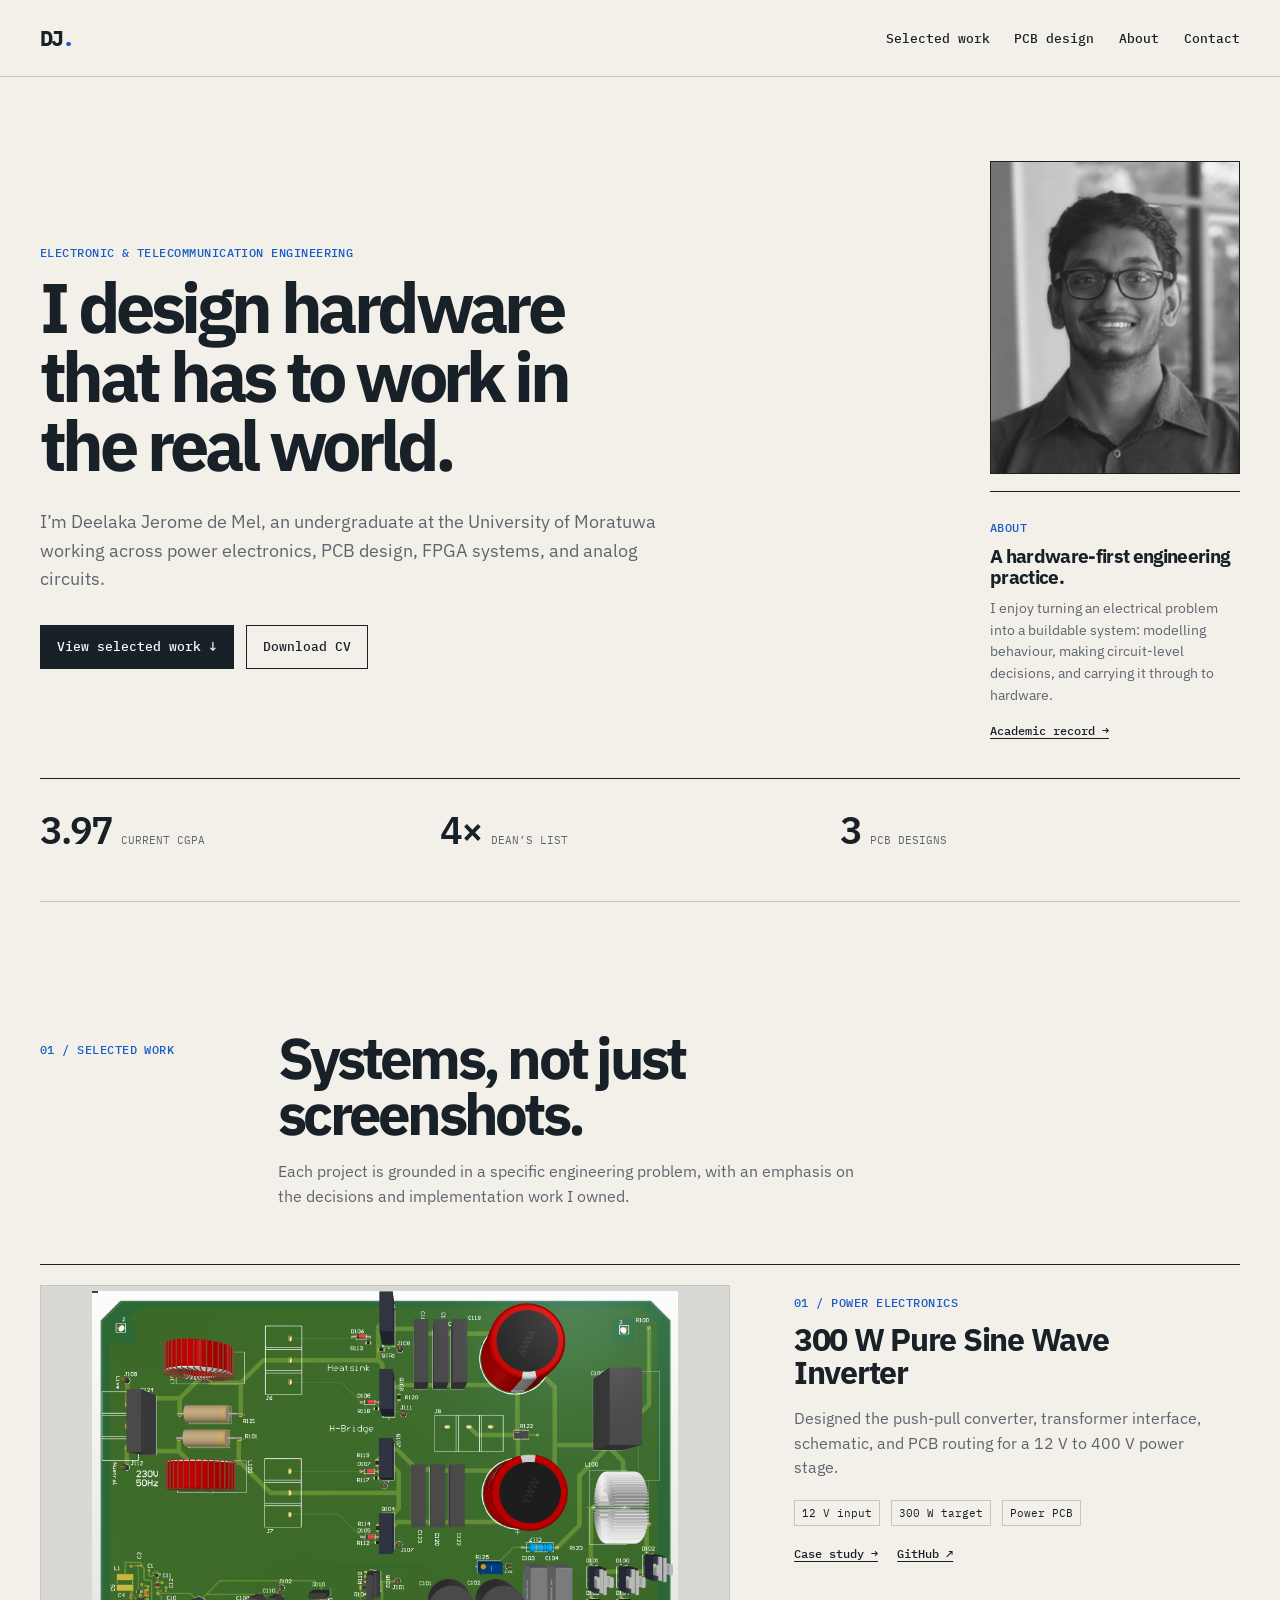
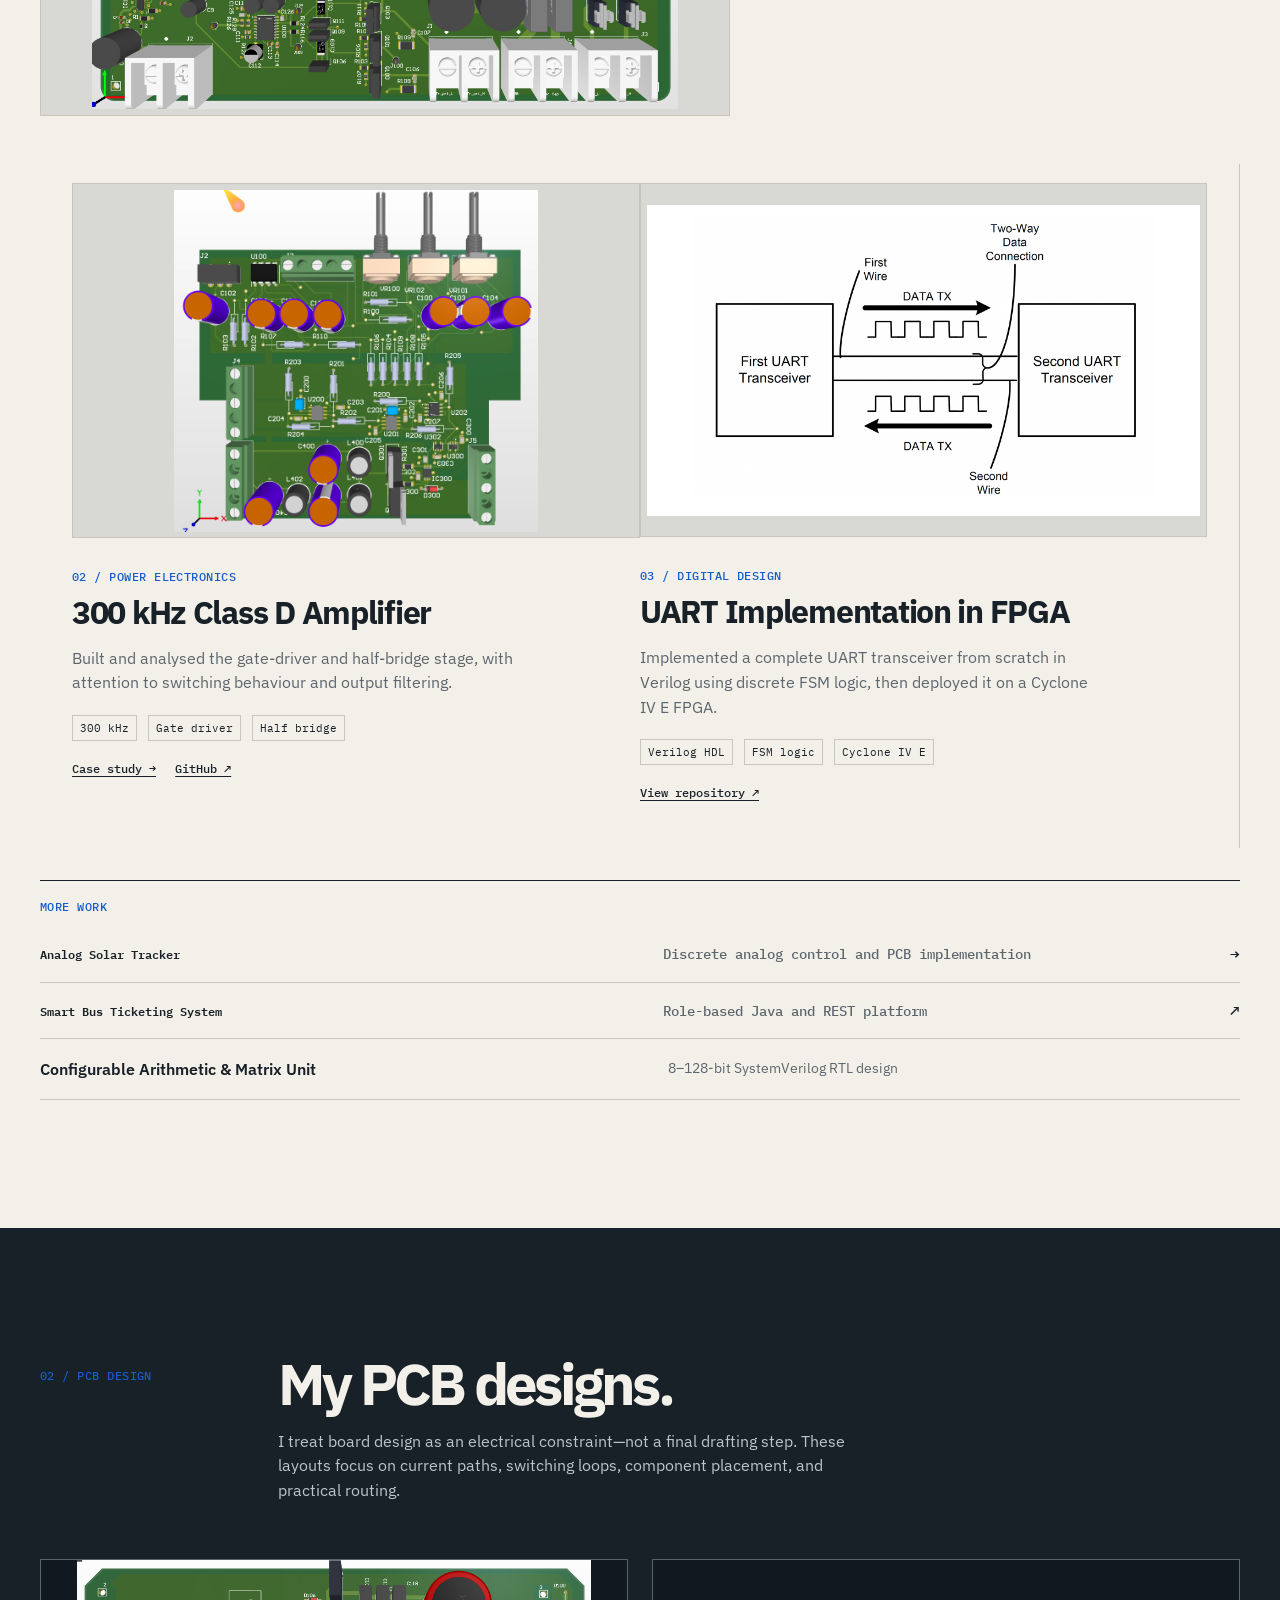
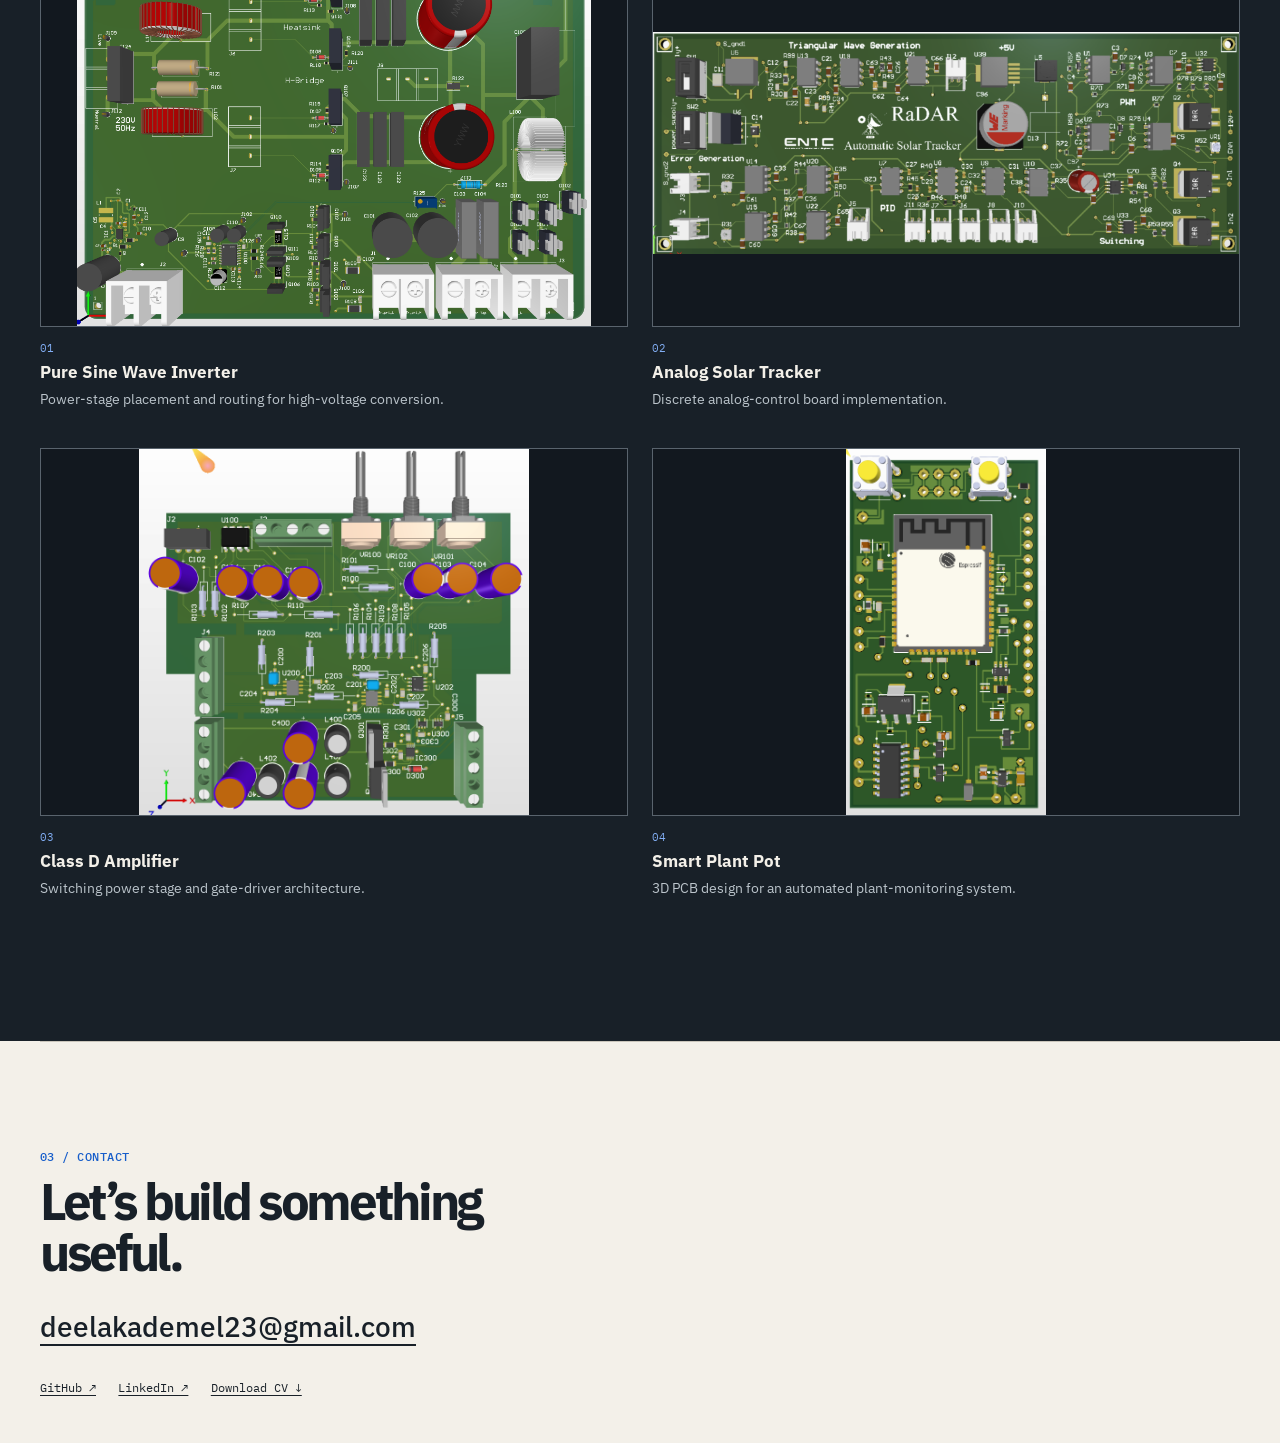
<file: index.html>
<!DOCTYPE html>
<html lang="en">

<head>
  <meta charset="UTF-8">
  <meta name="viewport" content="width=device-width, initial-scale=1.0">

  <title>Deelaka Jerome de Mel — Engineering Portfolio</title>

  <meta
    name="description"
    content="Portfolio of Deelaka Jerome de Mel, an Electronic and Telecommunication Engineering undergraduate building power-electronics, PCB, embedded, and digital-design systems."
  >

  <meta property="og:title" content="Deelaka Jerome de Mel — Engineering Portfolio">
  <meta
    property="og:description"
    content="Power electronics, PCB design, FPGA, and embedded systems projects."
  >
  <meta
    property="og:image"
    content="https://deelaka-de-mel.github.io/assets/images/headshot.png"
  >
  <meta property="og:type" content="website">

  <link rel="icon" type="image/x-icon" href="favicon.ico">

  <link rel="preconnect" href="https://fonts.googleapis.com">
  <link rel="preconnect" href="https://fonts.gstatic.com" crossorigin>

  <link
    href="https://fonts.googleapis.com/css2?family=IBM+Plex+Mono:wght@400;500&family=IBM+Plex+Sans:wght@400;500;600;700&display=swap"
    rel="stylesheet"
  >

  <link rel="stylesheet" href="css/style.css">
</head>

<body>

  <header class="site-header">
    <nav aria-label="Main navigation">
      <a class="wordmark" href="#top">
        DJ<span>.</span>
      </a>

      <div class="nav-links">
        <a href="#work">Selected work</a>
        <a href="#pcb">PCB design</a>
        <a href="#about">About</a>
        <a href="#contact">Contact</a>
      </div>
    </nav>
  </header>


  <main id="top">

    <section class="hero" aria-labelledby="hero-title">

      <div class="hero-copy">
        <p class="eyebrow">
          Electronic &amp; Telecommunication Engineering
        </p>

        <h1 id="hero-title">
          I design hardware that has to work in the real world.
        </h1>

        <p class="hero-intro">
          I’m Deelaka Jerome de Mel, an undergraduate at the University of Moratuwa
          working across power electronics, PCB design, FPGA systems, and analog circuits.
        </p>

        <div class="hero-actions">
          <a class="button button-primary" href="#work">
            View selected work
            <span aria-hidden="true">↓</span>
          </a>

          <a
            class="button button-secondary"
            href="assets/cv/deelaka-cv.pdf"
            download="Deelaka-Jerome-de-Mel-CV.pdf"
          >
            Download CV
          </a>
        </div>
      </div>


      <aside id="about" class="hero-about" aria-labelledby="about-title">

        <img
          src="assets/images/headshot.png"
          alt="Portrait of Deelaka Jerome de Mel"
        >

        <div>
          <p class="eyebrow">About</p>

          <h2 id="about-title">
            A hardware-first engineering practice.
          </h2>

          <p>
            I enjoy turning an electrical problem into a buildable system:
            modelling behaviour, making circuit-level decisions, and carrying
            it through to hardware.
          </p>

          <a href="academics.html">
            Academic record →
          </a>
        </div>

      </aside>


      <dl class="proof-points" aria-label="Highlights">

        <div>
          <dt>3.97</dt>
          <dd>Current CGPA</dd>
        </div>

        <div>
          <dt>4×</dt>
          <dd>Dean’s List</dd>
        </div>

        <div>
          <dt>3</dt>
          <dd>PCB designs</dd>

      </dl>

    </section>


    <section id="work" class="section-work" aria-labelledby="work-title">

      <div class="section-heading">
        <p class="eyebrow">01 / Selected work</p>

        <h2 id="work-title">
          Systems, not just screenshots.
        </h2>

        <p>
          Each project is grounded in a specific engineering problem,
          with an emphasis on the decisions and implementation work I owned.
        </p>
      </div>


      <div class="case-studies">

        <article class="case-study case-study-featured">

          <a
            class="case-image"
            href="projects/pure-sine-wave-inverter.html"
            aria-label="Read the Pure Sine Wave Inverter case study"
          >
            <img
              src="assets/images/sine wave inverter/pcb.png"
              alt="PCB layout for the pure sine wave inverter"
            >
          </a>

          <div class="case-copy">

            <p class="project-number">
              01 / Power electronics
            </p>

            <h3>
              300 W Pure Sine Wave Inverter
            </h3>

            <p>
              Designed the push-pull converter, transformer interface,
              schematic, and PCB routing for a 12 V to 400 V power stage.
            </p>

            <ul class="facts">
              <li>12 V input</li>
              <li>300 W target</li>
              <li>Power PCB</li>
            </ul>

            <div class="case-links">
              <a href="projects/pure-sine-wave-inverter.html">
                Case study →
              </a>

              <a
                href="https://github.com/deelaka-de-mel"
                target="_blank"
                rel="noopener noreferrer"
              >
                GitHub ↗
              </a>
            </div>

          </div>
        </article>


        <article class="case-study">

          <a
            class="case-image"
            href="projects/class-d-amplifier.html"
            aria-label="Read the Class D Amplifier case study"
          >
            <img
              src="assets/images/class  D amp/PCB_3D.png"
              alt="Class D amplifier power stage and gate driver circuit"
            >
          </a>

          <div class="case-copy">

            <p class="project-number">
              02 / Power electronics
            </p>

            <h3>
              300 kHz Class D Amplifier
            </h3>

            <p>
              Built and analysed the gate-driver and half-bridge stage,
              with attention to switching behaviour and output filtering.
            </p>

            <ul class="facts">
              <li>300 kHz</li>
              <li>Gate driver</li>
              <li>Half bridge</li>
            </ul>

            <div class="case-links">
              <a href="projects/class-d-amplifier.html">
                Case study →
              </a>

              <a
                href="https://github.com/deelaka-de-mel/class-d-audio-amplifier"
                target="_blank"
                rel="noopener noreferrer"
              >
                GitHub ↗
              </a>
            </div>

          </div>
        </article>


        <article class="case-study">

          <div class="case-image">
            <img
              src="assets/images/uart/fsm.png"
              alt="Finite-state-machine diagram for a UART FPGA implementation"
            >
          </div>

          <div class="case-copy">

            <p class="project-number">
              03 / Digital design
            </p>

            <h3>
              UART Implementation in FPGA
            </h3>

            <p>
              Implemented a complete UART transceiver from scratch in Verilog
              using discrete FSM logic, then deployed it on a Cyclone IV E FPGA.
            </p>

            <ul class="facts">
              <li>Verilog HDL</li>
              <li>FSM logic</li>
              <li>Cyclone IV E</li>
            </ul>

            <div class="case-links">
              <a
                href="https://github.com/deelaka-de-mel/UART-Implementation-in-FPGA"
                target="_blank"
                rel="noopener noreferrer"
              >
                View repository ↗
              </a>
            </div>

          </div>
        </article>

      </div>


      <div class="project-archive">

        <p class="eyebrow">
          More work
        </p>

        <a href="projects/analog-solar-tracker.html">
          <strong>Analog Solar Tracker</strong>
          <span>Discrete analog control and PCB implementation</span>
          <b aria-hidden="true">→</b>
        </a>

        <a
          href="https://github.com/deelaka-de-mel/smart-bus-ticketing-and-reservation"
          target="_blank"
          rel="noopener noreferrer"
        >
          <strong>Smart Bus Ticketing System</strong>
          <span>Role-based Java and REST platform</span>
          <b aria-hidden="true">↗</b>
        </a>

        <div class="archive-static">
          <strong>Configurable Arithmetic &amp; Matrix Unit</strong>
          <span>8–128-bit SystemVerilog RTL design</span>
        </div>

      </div>

    </section>


    <section id="pcb" class="pcb-section" aria-labelledby="pcb-title">

      <div class="section-heading">

        <p class="eyebrow">
          02 / PCB design
        </p>

        <h2 id="pcb-title">
          My PCB designs.
        </h2>

        <p>
          I treat board design as an electrical constraint—not a final drafting
          step. These layouts focus on current paths, switching loops, component
          placement, and practical routing.
        </p>

      </div>


      <div class="pcb-grid">

        <figure class="pcb-card pcb-card-large">

          <button
            type="button"
            data-lightbox-image="assets/images/sine wave inverter/pcb.png"
            data-lightbox-caption="Pure Sine Wave Inverter — PCB layout"
          >
            <img
              src="assets/images/sine wave inverter/pcb.png"
              alt="Pure sine wave inverter PCB layout"
            >
          </button>

          <figcaption>
            <span>01</span>

            <strong>
              Pure Sine Wave Inverter
            </strong>

            <p>
              Power-stage placement and routing for high-voltage conversion.
            </p>
          </figcaption>

        </figure>


        <figure class="pcb-card">

          <button
            type="button"
            data-lightbox-image="assets/images/analog solar tracker/solar tracker pcb.png"
            data-lightbox-caption="Analog Solar Tracker — PCB layout"
          >
            <img
              src="assets/images/analog solar tracker/solar tracker pcb.png"
              alt="Analog solar tracker PCB layout"
            >
          </button>

          <figcaption>
            <span>02</span>

            <strong>
              Analog Solar Tracker
            </strong>

            <p>
              Discrete analog-control board implementation.
            </p>
          </figcaption>

        </figure>


        <figure class="pcb-card">

          <button
            type="button"
            data-lightbox-image="assets/images/class  D amp/PCB_3D.png"
            data-lightbox-caption="Class D Amplifier — power-stage circuit"
          >
            <img
              src="assets/images/class  D amp/PCB_3D.png"
              alt="Class D amplifier circuit design"
            >
          </button>

          <figcaption>
            <span>03</span>

            <strong>
              Class D Amplifier
            </strong>

            <p>
              Switching power stage and gate-driver architecture.
            </p>
          </figcaption>

        </figure>


        <figure class="pcb-card">

          <button
            type="button"
            data-lightbox-image="assets/images/smart plant pot/3d pcb.png"
            data-lightbox-caption="Smart Plant Pot — 3D PCB design"
          >
            <img
              src="assets/images/smart plant pot/3d pcb.png"
              alt="3D view of the Smart Plant Pot PCB"
            >
          </button>

          <figcaption>
            <span>04</span>

            <strong>
              Smart Plant Pot
            </strong>

            <p>
              3D PCB design for an automated plant-monitoring system.
            </p>
          </figcaption>

        </figure>

      </div>

    </section>

  </main>


  <footer id="contact">

    <p class="eyebrow">
      03 / Contact
    </p>

    <h2>
      Let’s build something useful.
    </h2>

    <a class="footer-email" href="mailto:deelakademel23@gmail.com">
      deelakademel23@gmail.com
    </a>

    <div class="footer-links">

      <a
        href="https://github.com/deelaka-de-mel"
        target="_blank"
        rel="noopener noreferrer"
      >
        GitHub ↗
      </a>

      <a
        href="https://www.linkedin.com/in/deelaka-jerome-de-mel"
        target="_blank"
        rel="noopener noreferrer"
      >
        LinkedIn ↗
      </a>

      <a
        href="assets/cv/deelaka-cv.pdf"
        download="Deelaka-Jerome-de-Mel-CV.pdf"
      >
        Download CV ↓
      </a>

    </div>

  </footer>


  <script src="js/script.js"></script>

</body>
</html>
</file>
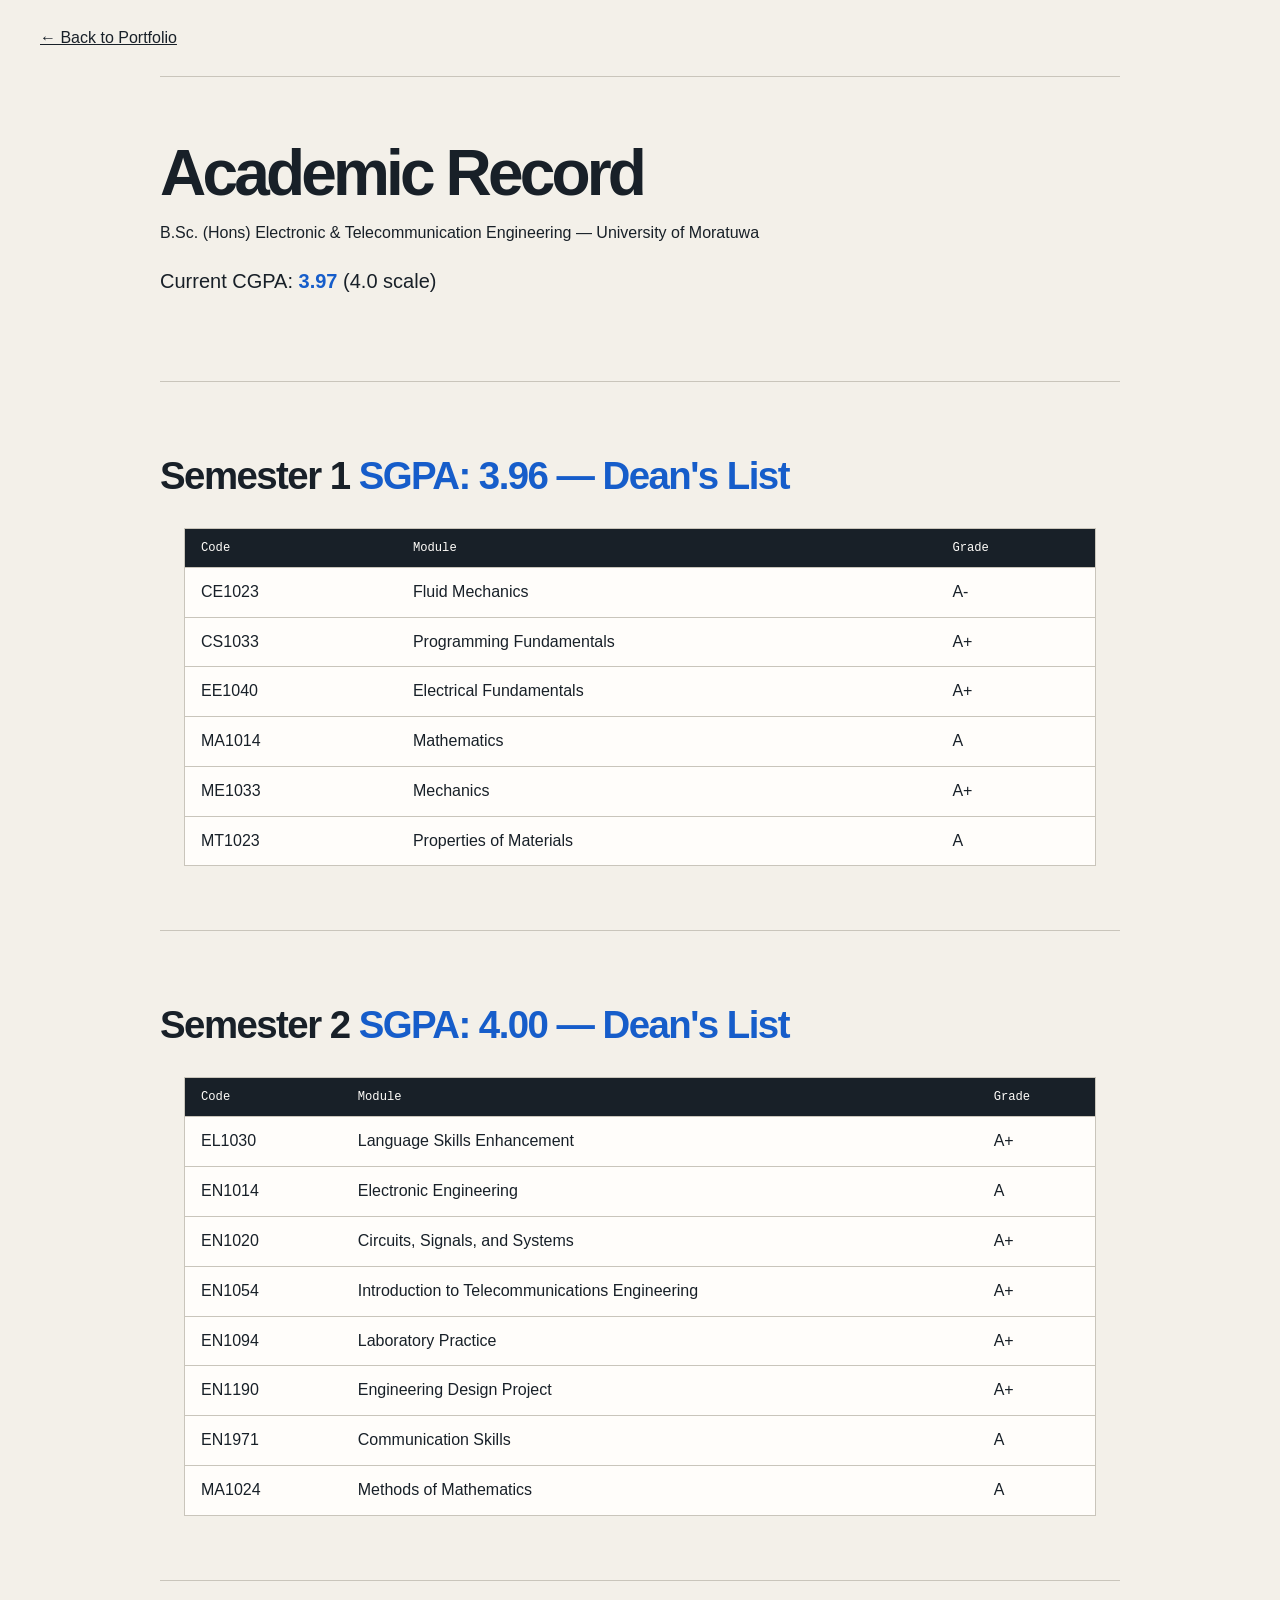
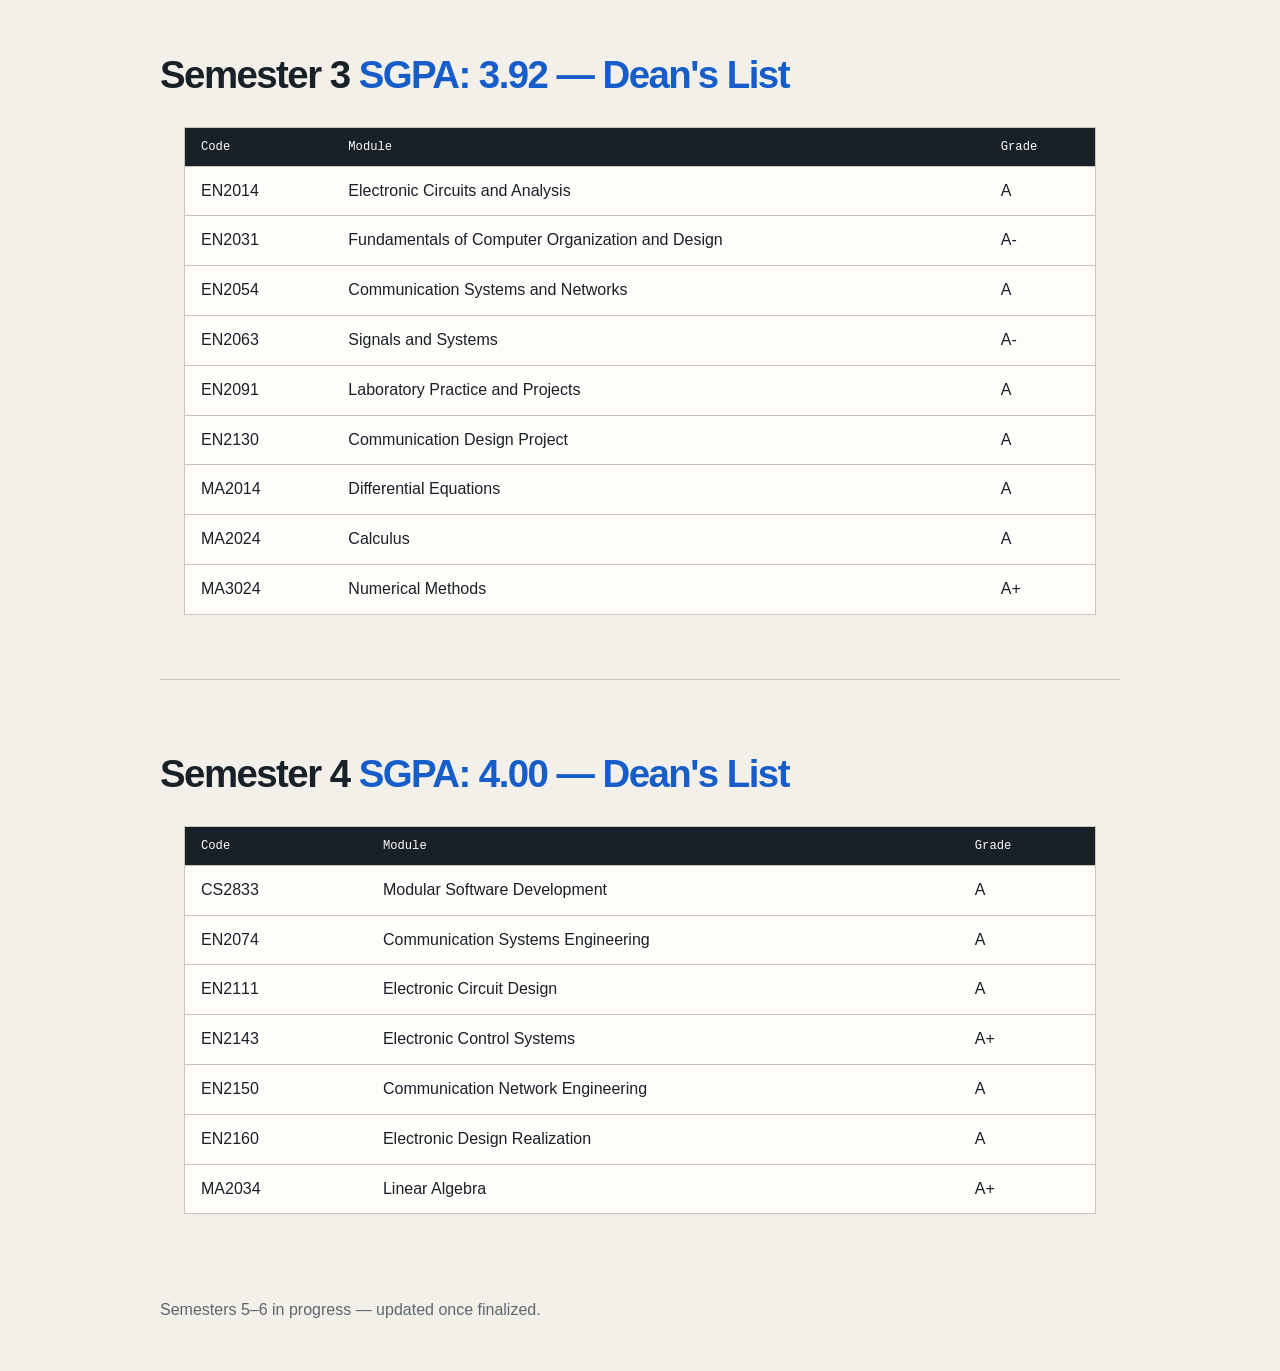
<file: academics.html>
<!DOCTYPE html>
<html lang="en">
<head>
  <meta charset="UTF-8">
  <meta name="viewport" content="width=device-width, initial-scale=1.0">
  <title>Academics — Deelaka Jerome de Mel</title>
  <link rel="icon" type="image/x-icon" href="favicon.ico">
  <link rel="preconnect" href="https://fonts.googleapis.com">
  <link rel="preconnect" href="https://fonts.gstatic.com" crossorigin>
  <link href="https://fonts.googleapis.com/css2?family=Inter:wght@400;600;700&family=Space+Grotesk:wght@500;600;700&display=swap" rel="stylesheet">
  <link rel="stylesheet" href="css/style.css">
</head>
<body>
  <header>
    <nav>
      <a href="index.html">← Back to Portfolio</a>
    </nav>
  </header>

  <section class="fade-in">
    <h1>Academic Record</h1>
    <p>B.Sc. (Hons) Electronic & Telecommunication Engineering — University of Moratuwa</p>
    <p class="gpa-summary">Current CGPA: <strong>3.97</strong> (4.0 scale)</p>
  </section>

  <section class="fade-in">
    <h2>Semester 1 <span class="sgpa-badge">SGPA: 3.96 — Dean's List</span></h2>
    <table class="grades-table">
      <thead>
        <tr><th>Code</th><th>Module</th><th>Grade</th></tr>
      </thead>
      <tbody>
        <tr><td>CE1023</td><td>Fluid Mechanics</td><td>A-</td></tr>
        <tr><td>CS1033</td><td>Programming Fundamentals</td><td>A+</td></tr>
        <tr><td>EE1040</td><td>Electrical Fundamentals</td><td>A+</td></tr>
        <tr><td>MA1014</td><td>Mathematics</td><td>A</td></tr>
        <tr><td>ME1033</td><td>Mechanics</td><td>A+</td></tr>
        <tr><td>MT1023</td><td>Properties of Materials</td><td>A</td></tr>
      </tbody>
    </table>
  </section>

  <section class="fade-in">
    <h2>Semester 2 <span class="sgpa-badge">SGPA: 4.00 — Dean's List</span></h2>
    <table class="grades-table">
      <thead>
        <tr><th>Code</th><th>Module</th><th>Grade</th></tr>
      </thead>
      <tbody>
        <tr><td>EL1030</td><td>Language Skills Enhancement</td><td>A+</td></tr>
        <tr><td>EN1014</td><td>Electronic Engineering</td><td>A</td></tr>
        <tr><td>EN1020</td><td>Circuits, Signals, and Systems</td><td>A+</td></tr>
        <tr><td>EN1054</td><td>Introduction to Telecommunications Engineering</td><td>A+</td></tr>
        <tr><td>EN1094</td><td>Laboratory Practice</td><td>A+</td></tr>
        <tr><td>EN1190</td><td>Engineering Design Project</td><td>A+</td></tr>
        <tr><td>EN1971</td><td>Communication Skills</td><td>A</td></tr>
        <tr><td>MA1024</td><td>Methods of Mathematics</td><td>A</td></tr>
      </tbody>
    </table>
  </section>

  <section class="fade-in">
    <h2>Semester 3 <span class="sgpa-badge">SGPA: 3.92 — Dean's List</span></h2>
    <table class="grades-table">
      <thead>
        <tr><th>Code</th><th>Module</th><th>Grade</th></tr>
      </thead>
      <tbody>
        <tr><td>EN2014</td><td>Electronic Circuits and Analysis</td><td>A</td></tr>
        <tr><td>EN2031</td><td>Fundamentals of Computer Organization and Design</td><td>A-</td></tr>
        <tr><td>EN2054</td><td>Communication Systems and Networks</td><td>A</td></tr>
        <tr><td>EN2063</td><td>Signals and Systems</td><td>A-</td></tr>
        <tr><td>EN2091</td><td>Laboratory Practice and Projects</td><td>A</td></tr>
        <tr><td>EN2130</td><td>Communication Design Project</td><td>A</td></tr>
        <tr><td>MA2014</td><td>Differential Equations</td><td>A</td></tr>
        <tr><td>MA2024</td><td>Calculus</td><td>A</td></tr>
        <tr><td>MA3024</td><td>Numerical Methods</td><td>A+</td></tr>
      </tbody>
    </table>
  </section>

  <section class="fade-in">
    <h2>Semester 4 <span class="sgpa-badge">SGPA: 4.00 — Dean's List</span></h2>
    <table class="grades-table">
      <thead>
        <tr><th>Code</th><th>Module</th><th>Grade</th></tr>
      </thead>
      <tbody>
        <tr><td>CS2833</td><td>Modular Software Development</td><td>A</td></tr>
        <tr><td>EN2074</td><td>Communication Systems Engineering</td><td>A</td></tr>
        <tr><td>EN2111</td><td>Electronic Circuit Design</td><td>A</td></tr>
        <tr><td>EN2143</td><td>Electronic Control Systems</td><td>A+</td></tr>
        <tr><td>EN2150</td><td>Communication Network Engineering</td><td>A</td></tr>
        <tr><td>EN2160</td><td>Electronic Design Realization</td><td>A</td></tr>
        <tr><td>MA2034</td><td>Linear Algebra</td><td>A+</td></tr>
      </tbody>
    </table>
  </section>

  <p class="semester-note">
    Semesters 5–6 in progress — updated once finalized.
  </p>

  <script src="js/script.js"></script>
</body>
</html>
</file>
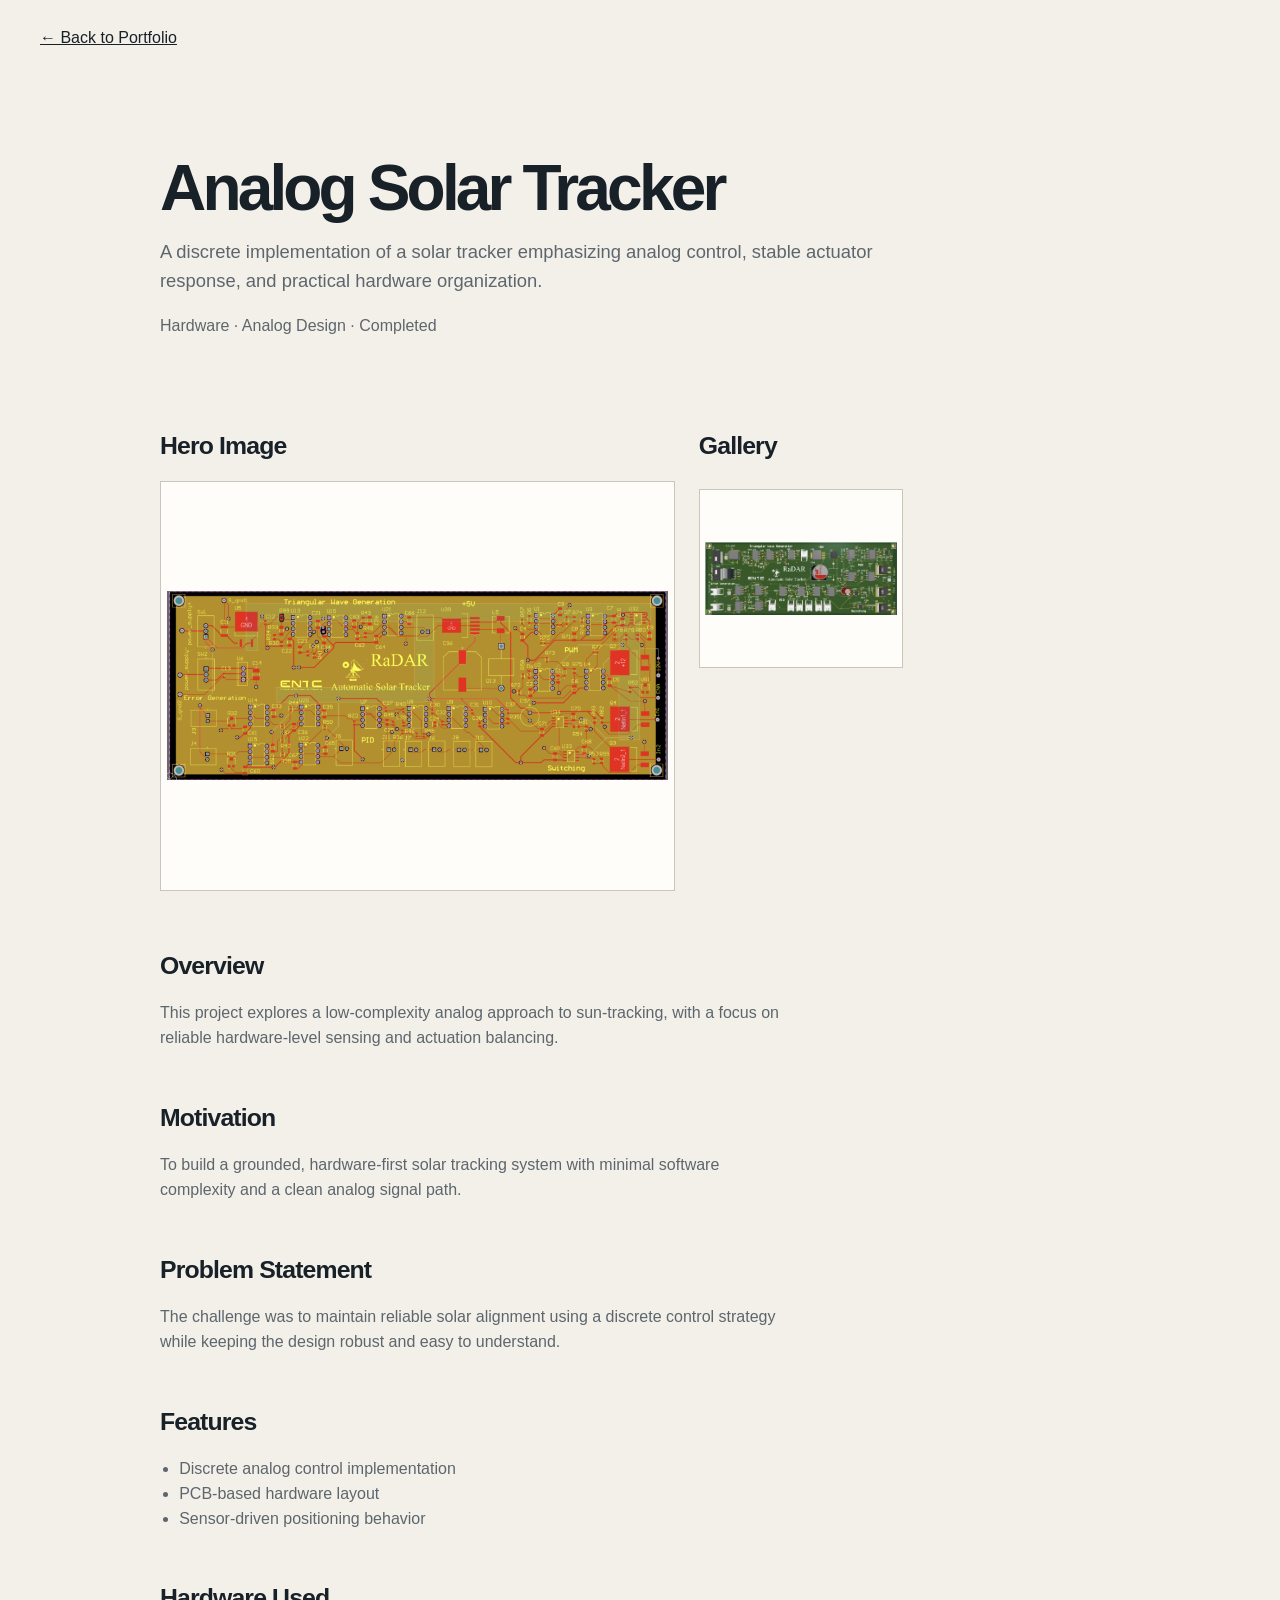
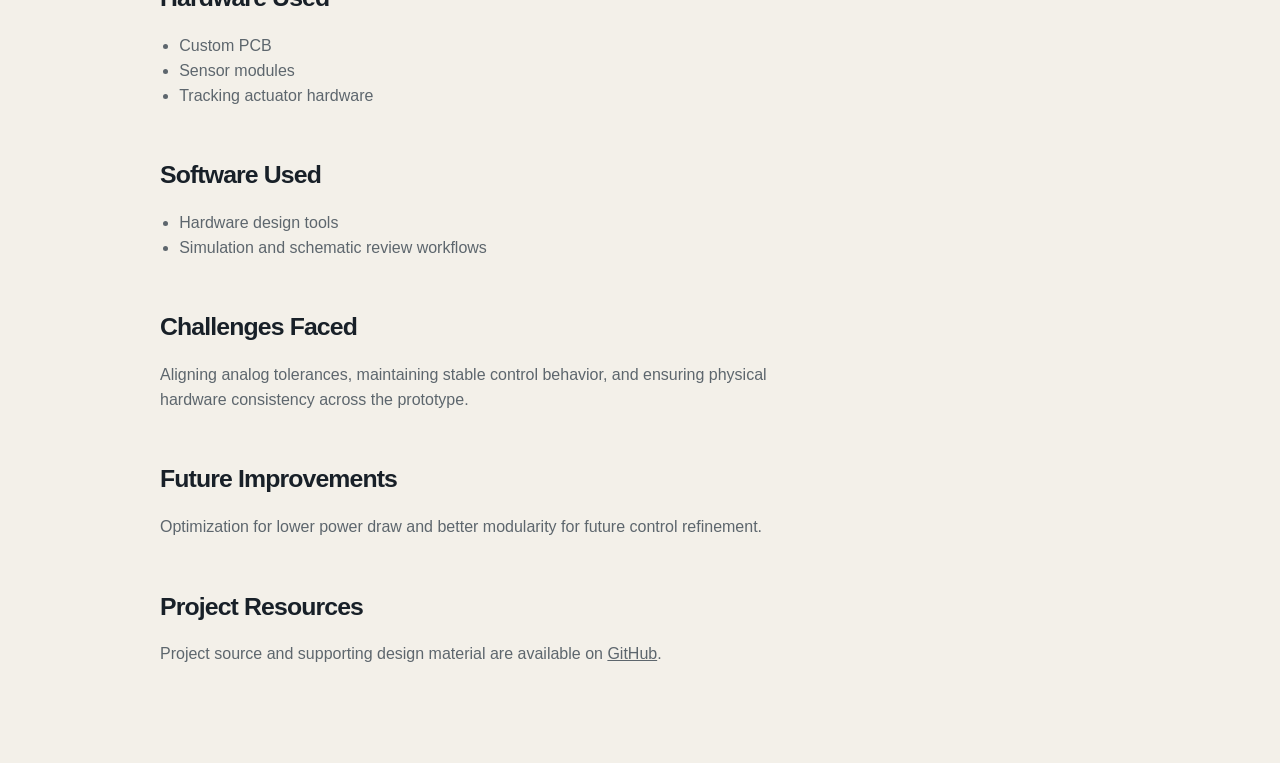
<file: projects/analog-solar-tracker.html>
<!DOCTYPE html>
<html lang="en">
<head>
  <meta charset="UTF-8">
  <meta name="viewport" content="width=device-width, initial-scale=1.0">
  <title>Analog Solar Tracker — Deelaka Jerome de Mel</title>
  <link rel="icon" type="image/x-icon" href="../favicon.ico">
  <link rel="stylesheet" href="../css/style.css">
</head>
<body>
  <header>
    <nav>
      <a href="../index.html">← Back to Portfolio</a>
    </nav>
  </header>

  <section class="fade-in project-detail-page">
    <h1>Analog Solar Tracker</h1>
    <p class="project-detail-lead">A discrete implementation of a solar tracker emphasizing analog control, stable actuator response, and practical hardware organization.</p>
    <p class="project-overline">Hardware · Analog Design · Completed</p>

    <div class="project-detail-grid">
      <div>
        <h2>Hero Image</h2>
        <img src="../assets/images/analog solar tracker/routing.png" alt="Analog solar tracker hardware overview" class="detail-image">
      </div>
      <div>
        <h2>Gallery</h2>
        <div class="project-gallery project-detail-gallery">
          <img src="../assets/images/analog solar tracker/solar tracker pcb.png" alt="Solar tracker PCB implementation" class="detail-image">
        </div>
      </div>
    </div>

    <h2>Overview</h2>
    <p>This project explores a low-complexity analog approach to sun-tracking, with a focus on reliable hardware-level sensing and actuation balancing.</p>

    <h2>Motivation</h2>
    <p>To build a grounded, hardware-first solar tracking system with minimal software complexity and a clean analog signal path.</p>

    <h2>Problem Statement</h2>
    <p>The challenge was to maintain reliable solar alignment using a discrete control strategy while keeping the design robust and easy to understand.</p>

    <h2>Features</h2>
    <ul>
      <li>Discrete analog control implementation</li>
      <li>PCB-based hardware layout</li>
      <li>Sensor-driven positioning behavior</li>
    </ul>

    <h2>Hardware Used</h2>
    <ul>
      <li>Custom PCB</li>
      <li>Sensor modules</li>
      <li>Tracking actuator hardware</li>
    </ul>

    <h2>Software Used</h2>
    <ul>
      <li>Hardware design tools</li>
      <li>Simulation and schematic review workflows</li>
    </ul>

    <h2>Challenges Faced</h2>
    <p>Aligning analog tolerances, maintaining stable control behavior, and ensuring physical hardware consistency across the prototype.</p>

    <h2>Future Improvements</h2>
    <p>Optimization for lower power draw and better modularity for future control refinement.</p>

    <h2>Project Resources</h2>
    <p>Project source and supporting design material are available on <a href="https://github.com/deelaka-de-mel" target="_blank" rel="noopener noreferrer">GitHub</a>.</p>
  </section>

  <script src="../js/script.js"></script>
</body>
</html>
</file>
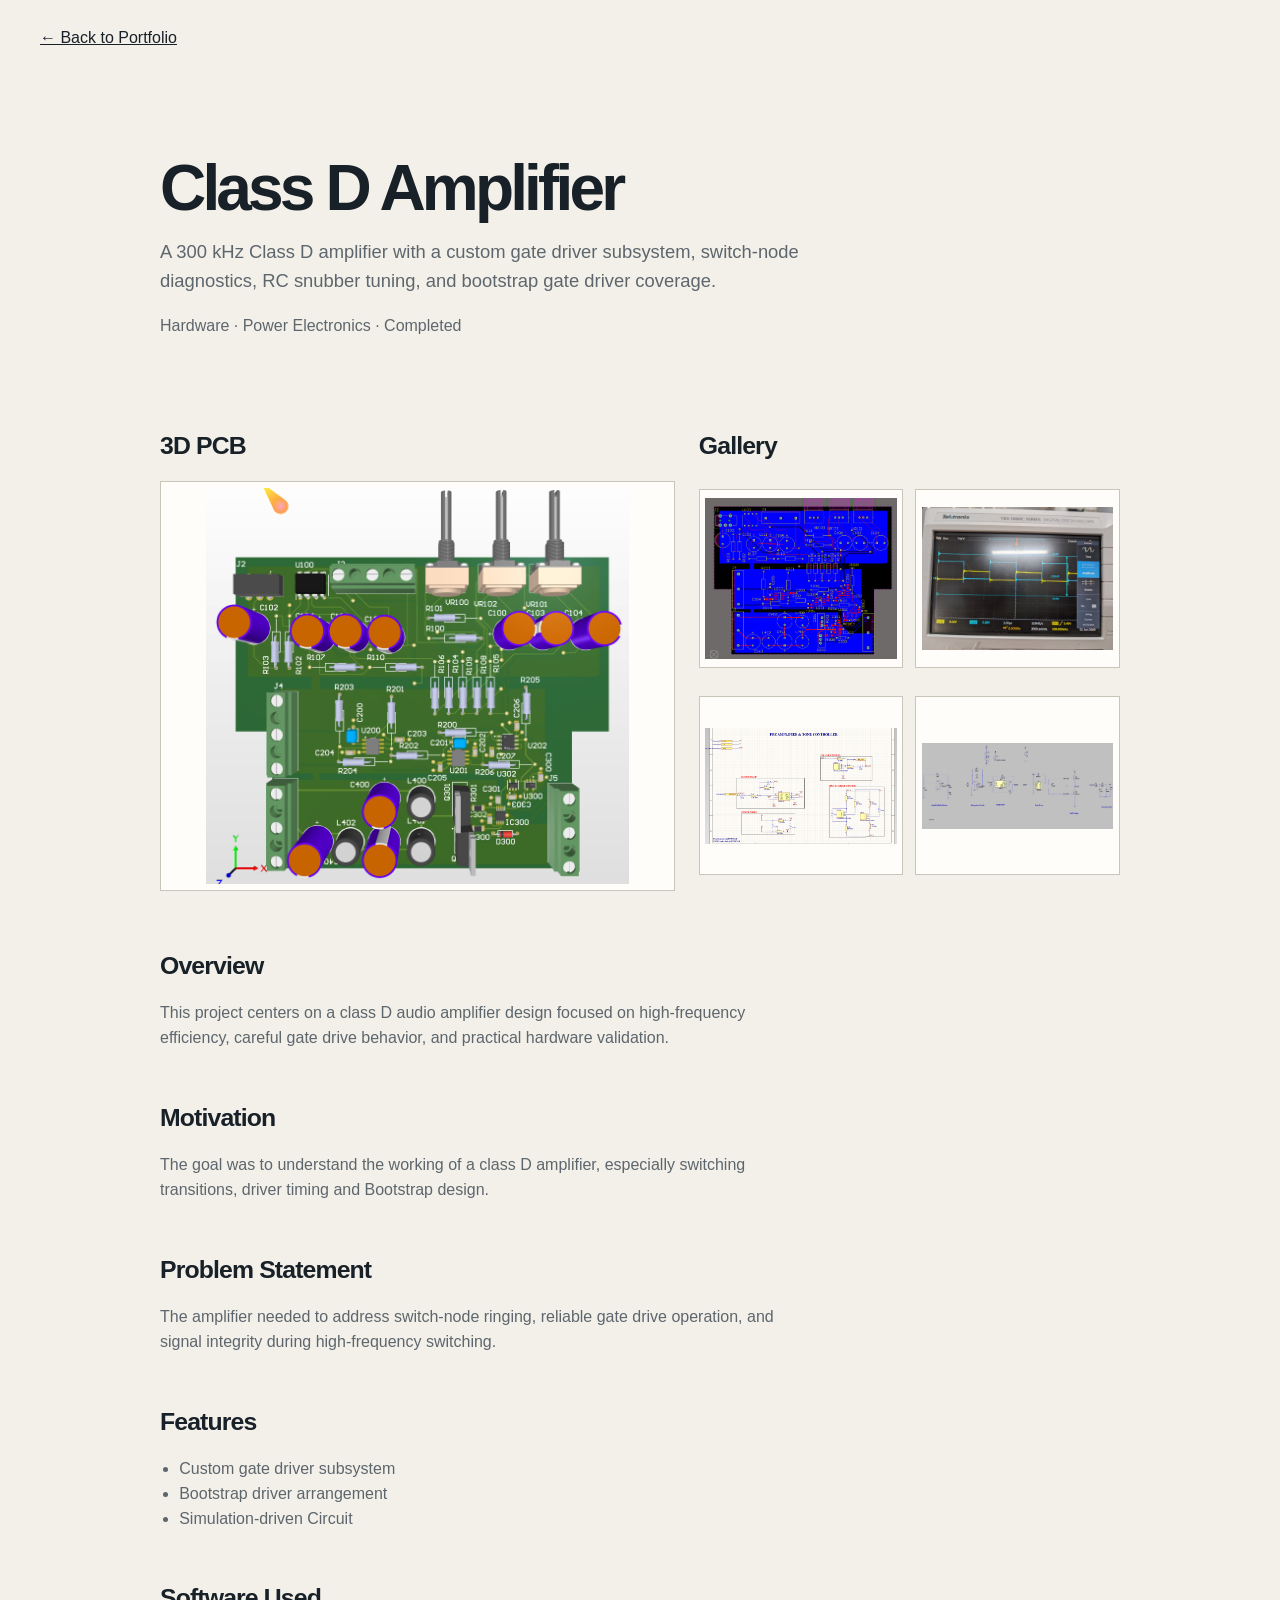
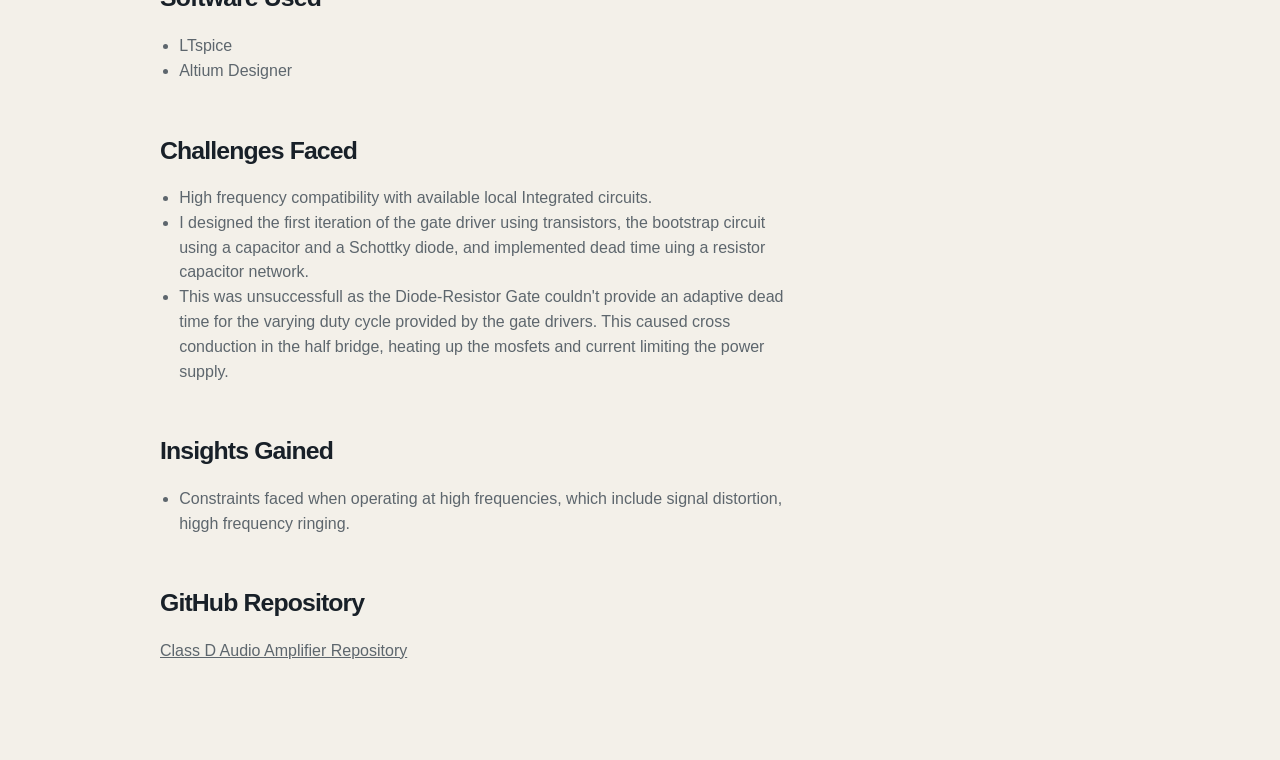
<file: projects/class-d-amplifier.html>
<!DOCTYPE html>
<html lang="en">
<head>
  <meta charset="UTF-8">
  <meta name="viewport" content="width=device-width, initial-scale=1.0">
  <title>Class D Amplifier — Deelaka Jerome de Mel</title>
  <link rel="icon" type="image/x-icon" href="../favicon.ico">
  <link rel="stylesheet" href="../css/style.css">
</head>
<body>
  <header>
    <nav>
      <a href="../index.html">← Back to Portfolio</a>
    </nav>
  </header>

  <section class="fade-in project-detail-page">
    <h1>Class D Amplifier</h1>
    <p class="project-detail-lead">A 300 kHz Class D amplifier with a custom gate driver subsystem, switch-node diagnostics, RC snubber tuning, and bootstrap gate driver coverage.</p>
    <p class="project-overline">Hardware · Power Electronics · Completed</p>

    <div class="project-detail-grid">
      <div>
        <h2>3D PCB</h2>
        <img src="../assets/images/class  D amp/PCB_3D.png" alt="Class D amplifier PCB" class="detail-image">
      </div>
      <div>
        <h2>Gallery</h2>
        <div class="project-gallery project-detail-gallery">
          <img src="../assets/images/class  D amp/PCB_routing.png" alt="Routed PCB" class="detail-image">
          <img src="../assets/images/class  D amp/gate drive signals.jpg" alt="Filter stage" class="detail-image">
          <img src="../assets/images/class  D amp/pre amp.png" alt="Pre-amplifier stage" class="detail-image">
          <img src="../assets/images/class  D amp/simulation.png" alt="Simulation result" class="detail-image">
        </div>
      </div>
    </div>

    <h2>Overview</h2>
    <p>This project centers on a class D audio amplifier design focused on high-frequency efficiency, careful gate drive behavior, and practical hardware validation.</p>

    <h2>Motivation</h2>
    <p>The goal was to understand the working of a class D amplifier, especially switching transitions, driver timing and Bootstrap design.</p>

    <h2>Problem Statement</h2>
    <p>The amplifier needed to address switch-node ringing, reliable gate drive operation, and signal integrity during high-frequency switching.</p>

    <h2>Features</h2>
    <ul>
      <li>Custom gate driver subsystem</li>
      <li>Bootstrap driver arrangement</li>
      <li>Simulation-driven Circuit</li>
    </ul>

    <h2>Software Used</h2>
    <ul>
      <li>LTspice</li>
      <li>Altium Designer</li>
    </ul>

    <h2>Challenges Faced</h2>
    <ul>
    <li>High frequency compatibility with available local Integrated circuits.</li>
    <li>I designed the first iteration of the gate driver using transistors, the bootstrap circuit using a capacitor and a Schottky diode, and implemented dead time uing a resistor capacitor network.</li>
    <li>This was unsuccessfull as the Diode-Resistor Gate couldn't provide an adaptive dead time for the varying duty cycle provided by the gate drivers. This caused cross conduction in the half bridge, heating up the mosfets and current limiting the power supply. </li>
    </ul>
    <h2>Insights Gained</h2>
    <ul>
      <li>Constraints faced when operating at high frequencies, which include signal distortion, higgh frequency ringing.</li>
  
    </ul>
    <h2>GitHub Repository</h2>
    <p><a href="https://github.com/deelaka-de-mel/class-d-audio-amplifier" target="_blank" rel="noopener noreferrer">Class D Audio Amplifier Repository</a></p>

  </section>

  <script src="../js/script.js"></script>
</body>
</html>
</file>
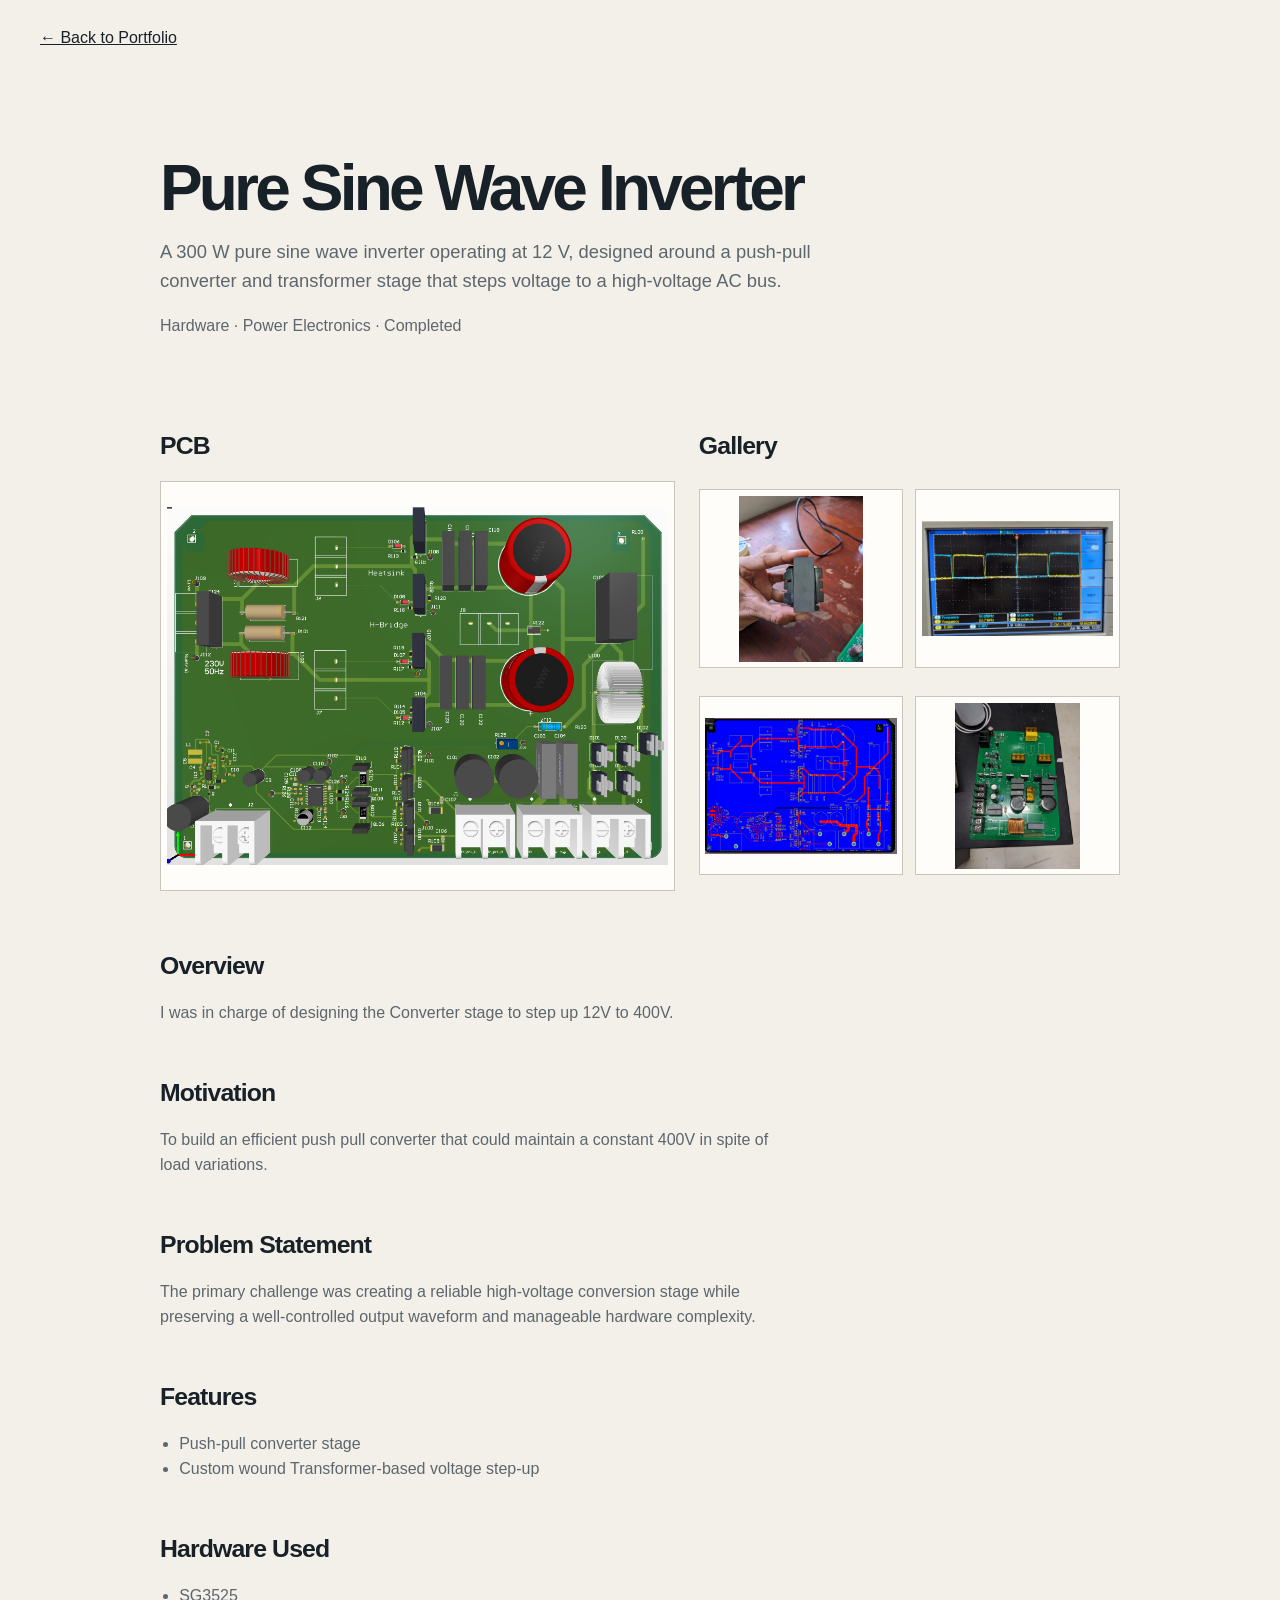
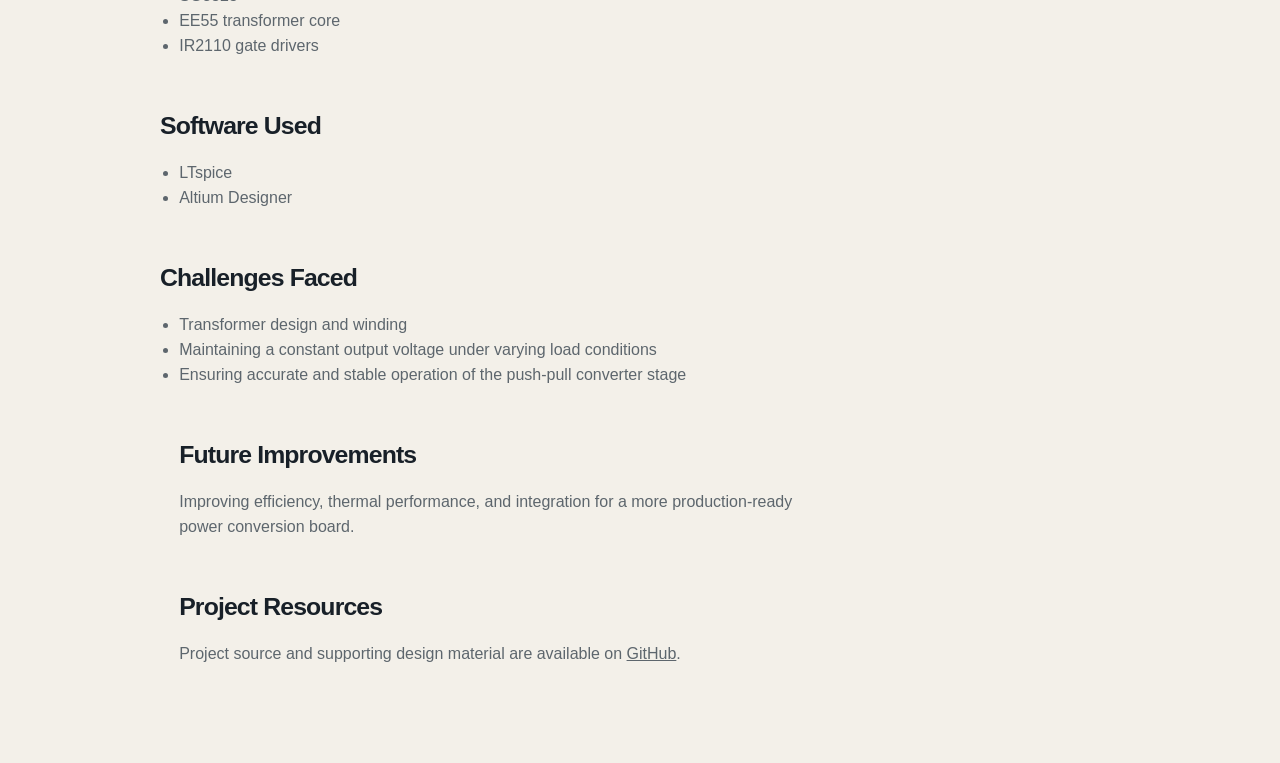
<file: projects/pure-sine-wave-inverter.html>
<!DOCTYPE html>
<html lang="en">
<head>
  <meta charset="UTF-8">
  <meta name="viewport" content="width=device-width, initial-scale=1.0">
  <title>Pure Sine Wave Inverter — Deelaka Jerome de Mel</title>
  <link rel="icon" type="image/x-icon" href="../favicon.ico">
  <link rel="stylesheet" href="../css/style.css">
</head>
<body>
  <header>
    <nav>
      <a href="../index.html">← Back to Portfolio</a>
    </nav>
  </header>

  <section class="fade-in project-detail-page">
    <h1>Pure Sine Wave Inverter</h1>
    <p class="project-detail-lead">A 300 W pure sine wave inverter operating at 12 V, designed around a push-pull converter and transformer stage that steps voltage to a high-voltage AC bus.</p>
    <p class="project-overline">Hardware · Power Electronics · Completed</p>

    <div class="project-detail-grid">
      <div>
        <h2>PCB</h2>
        <img src="../assets/images/sine wave inverter/pcb.png" alt="PCB layout" class="detail-image">
      </div>
      <div>
        <h2>Gallery</h2>
        <div class="project-gallery project-detail-gallery">
          <img src="../assets/images/sine wave inverter/Transformer.jpg" alt="Pure sine wave inverter hero image" class="detail-image">
          <img src="../assets/images/sine wave inverter/Gate drive signals.jpg" alt="PWM generation" class="detail-image">
          <img src="../assets/images/sine wave inverter/routing.png" alt="Routing diagram" class="detail-image">
          <img src="../assets/images/sine wave inverter/Actual PCB.jpg" alt="Routing diagram" class="detail-image">
        </div>
      </div>
    </div>

    <h2>Overview</h2>
    <p>I was in charge of designing the Converter stage to step up 12V to 400V.</p>

    <h2>Motivation</h2>
    <p>To build an efficient push pull converter that could maintain a constant 400V in spite of load variations.</p>

    <h2>Problem Statement</h2>
    <p>The primary challenge was creating a reliable high-voltage conversion stage while preserving a well-controlled output waveform and manageable hardware complexity.</p>

    <h2>Features</h2>
    <ul>
      <li>Push-pull converter stage</li>
      <li>Custom wound Transformer-based voltage step-up</li>
    </ul>

    <h2>Hardware Used</h2>
    <ul>
      <li>SG3525</li>
      <li>EE55 transformer core</li>
      <li>IR2110 gate drivers</li>
    </ul>

    <h2>Software Used</h2>
    <ul>
      <li>LTspice</li>
      <li>Altium Designer</li>
    </ul>

    <h2>Challenges Faced</h2>
    <ul>
      <li>Transformer design and winding</li>
      <li>Maintaining a constant output voltage under varying load conditions</li>
      <li>Ensuring accurate and stable operation of the push-pull converter stage</li>

    <h2>Future Improvements</h2>
    <p>Improving efficiency, thermal performance, and integration for a more production-ready power conversion board.</p>

    <h2>Project Resources</h2>
    <p>Project source and supporting design material are available on <a href="https://github.com/deelaka-de-mel" target="_blank" rel="noopener noreferrer">GitHub</a>.</p>
  </section>

  <script src="../js/script.js"></script>
</body>
</html>
</file>
<file: css/style.css>
/* Keep project artwork aligned without cropping different source proportions. */
.case-image{display:flex;align-items:center;justify-content:center;aspect-ratio:16/10;padding:.35rem;background:var(--white);border:1px solid var(--line)}
.case-image img{width:100%;height:100%;aspect-ratio:auto;object-fit:contain!important}
.pcb-card button{display:flex;align-items:center;justify-content:center;overflow:hidden}
.pcb-card img,.pcb-card-large img{height:100%;object-fit:contain!important;background:#111820}
/* Project case-study image layout */
.project-detail-grid{align-items:start;margin-top:2.5rem}
.project-detail-grid>div{min-width:0}
.project-detail-grid h2{margin:0 0 .75rem}
.project-detail-grid>div:first-child .detail-image{height:clamp(280px,32vw,420px)}
.project-detail-gallery{display:grid;grid-template-columns:repeat(2,minmax(0,1fr));gap:.75rem}
.detail-image{display:block;width:100%;height:clamp(150px,14vw,220px);margin:0;padding:.35rem;background:var(--white);border:1px solid var(--line);object-fit:contain}
@media(max-width:720px){.project-detail-gallery{grid-template-columns:1fr}}
:root{--paper:#f3f0e9;--ink:#182028;--muted:#5d666d;--line:#c9c5bb;--accent:#165dca;--white:#fffdfa;--mono:"IBM Plex Mono",monospace;--sans:"IBM Plex Sans",Arial,sans-serif}*{box-sizing:border-box}html{scroll-behavior:smooth}body{margin:0;background:var(--paper);color:var(--ink);font:400 16px/1.55 var(--sans)}a{color:inherit}img{max-width:100%;display:block}button{font:inherit}.site-header{position:sticky;top:0;z-index:20;background:rgba(243,240,233,.93);border-bottom:1px solid var(--line);backdrop-filter:blur(12px)}nav{min-height:4.75rem;width:min(1200px,calc(100% - 3rem));margin:auto;display:flex;align-items:center;justify-content:space-between}.wordmark{font:700 1.4rem/1 var(--mono);text-decoration:none;letter-spacing:-.08em}.wordmark span{color:var(--accent)}.nav-links{display:flex;gap:1.55rem}.nav-links a{font:500 .8rem var(--mono);text-decoration:none}.nav-links a:hover,.nav-links a:focus-visible,.case-links a:hover,.project-archive a:hover,.capabilities a:hover,.footer-links a:hover{color:var(--accent)}.hero,.section-work,.about-section,footer{width:min(1200px,calc(100% - 3rem));margin:auto}.hero{min-height:calc(100vh - 4.75rem);display:grid;grid-template-columns:minmax(0,1fr) 250px;grid-template-rows:1fr auto;gap:2rem 7vw;align-items:center;padding:5rem 0 2.5rem}.eyebrow,.project-number{margin:0 0:.9rem;color:var(--accent);font:500 .72rem/1.3 var(--mono);letter-spacing:.04em;text-transform:uppercase}.hero h1,.section-heading h2,footer h2{margin:0;font-size:clamp(2.8rem,5.5vw,5.75rem);line-height:.98;letter-spacing:-.065em;max-width:14ch}.hero-intro{max-width:56ch;margin:1.75rem 0 0;color:var(--muted);font-size:1.15rem}.hero-actions{display:flex;gap:.75rem;flex-wrap:wrap;margin-top:2rem}.button{display:inline-flex;gap:.5rem;align-items:center;padding:.78rem 1rem;border:1px solid var(--ink);font:500 .8rem var(--mono);text-decoration:none}.button-primary{background:var(--ink);color:var(--white)}.button-primary:hover{background:var(--accent);border-color:var(--accent)}.button-secondary:hover{color:var(--accent);border-color:var(--accent)}.hero-portrait{align-self:center}.hero-portrait img{width:100%;aspect-ratio:4/5;object-fit:cover;filter:grayscale(100%);border:1px solid var(--ink)}.hero-portrait p{margin:.7rem 0 0;font:.7rem/1.5 var(--mono);color:var(--muted)}.proof-points{grid-column:1/-1;display:grid;grid-template-columns:repeat(3,1fr);margin:0;padding-top:1.4rem;border-top:1px solid var(--ink)}.proof-points div{display:flex;align-items:baseline;gap:.55rem}.proof-points dt{font-size:clamp(1.6rem,3vw,2.4rem);font-weight:600;letter-spacing:-.05em}.proof-points dd{margin:0;color:var(--muted);font:.69rem var(--mono);text-transform:uppercase}.section-work,.about-section{padding:8rem 0;border-top:1px solid var(--line)}.section-heading{display:grid;grid-template-columns:190px minmax(0,1fr);gap:1rem 3rem;align-items:start;margin-bottom:3.5rem}.section-heading .eyebrow{margin-top:.8rem}.section-heading h2{font-size:clamp(2.25rem,4.5vw,4.4rem)}.section-heading>p:last-child{grid-column:2;max-width:58ch;margin:0;color:var(--muted)}.case-studies{display:grid;grid-template-columns:repeat(2,minmax(0,1fr));border-top:1px solid var(--ink)}.case-study{padding:1.2rem 0 3rem}.case-study:nth-child(odd){padding-right:2rem;border-right:1px solid var(--line)}.case-study:nth-child(even){padding-left:2rem}.case-study-featured{grid-column:1/-1;display:grid;grid-template-columns:1.25fr .75fr;gap:clamp(1.5rem,5vw,5rem);padding:1.2rem 0 3rem;border-right:0!important}.case-image{display:block;overflow:hidden;background:#d8d8d5}.case-image img{width:100%;aspect-ratio:16/10;object-fit:cover;transition:transform .35s ease}.case-image:hover img{transform:scale(1.025)}.case-copy{padding-top:1.25rem}.case-study-featured .case-copy{padding-top:0}.case-copy h3{margin:0;font-size:clamp(1.4rem,2.5vw,2.35rem);line-height:1.05;letter-spacing:-.04em}.case-copy>p:not(.project-number){margin:1rem 0;color:var(--muted);max-width:46ch}.facts{display:flex;gap:.65rem;flex-wrap:wrap;margin:1.25rem 0;padding:0;list-style:none}.facts li{padding:.3rem .45rem;border:1px solid var(--line);font:.68rem var(--mono)}.case-links{display:flex;gap:1.2rem;flex-wrap:wrap}.case-links a,.capabilities a,.project-archive a{font:500 .76rem var(--mono);text-underline-offset:.25em}.project-archive{margin-top:2rem;border-top:1px solid var(--ink)}.project-archive>.eyebrow{margin-top:1.2rem}.project-archive>a,.archive-static{display:grid;grid-template-columns:1.1fr 1fr auto;gap:1rem;padding:1.1rem 0;border-bottom:1px solid var(--line);text-decoration:none}.project-archive strong{font-weight:600}.project-archive span{color:var(--muted);font-size:.9rem}.project-archive b{font:500 1rem var(--mono)}.pcb-section{background:var(--ink);color:var(--paper);width:100%;padding:8rem max(1.5rem,calc((100% - 1200px)/2));border:0}.pcb-section .section-heading{max-width:1200px;margin-left:auto;margin-right:auto}.pcb-section .section-heading>p:last-child{color:#bbc4cb}.pcb-grid{display:grid;grid-template-columns:1.25fr 1fr;gap:1.5rem;max-width:1200px;margin:auto}.pcb-card{margin:0}.pcb-card-large{grid-row:span 2}.pcb-card button{width:100%;padding:0;border:1px solid #59636d;background:#111820;cursor:zoom-in}.pcb-card img{width:100%;aspect-ratio:16/9;object-fit:cover;filter:saturate(.88);transition:filter .25s ease}.pcb-card-large img{aspect-ratio:4/3}.pcb-card button:hover img{filter:saturate(1.1)}figcaption{padding:.85rem 0}.pcb-card figcaption span{display:block;color:#82aef4;font:.67rem var(--mono)}.pcb-card figcaption strong{display:block;margin:.25rem 0;font-size:1.05rem}.pcb-card figcaption p{margin:0;color:#bbc4cb;font-size:.88rem}.about-grid{display:grid;grid-template-columns:1.1fr .9fr;gap:8vw}.about-lead{margin:0;font-size:clamp(1.35rem,2.5vw,2rem);line-height:1.25;letter-spacing:-.035em}.capabilities{border-top:1px solid var(--ink)}.capabilities p{margin:0;padding:1rem 0;border-bottom:1px solid var(--line)}.capabilities span{display:block;margin-bottom:.25rem;color:var(--accent);font:.68rem var(--mono);text-transform:uppercase}.capabilities a{display:inline-block;margin-top:1.2rem}footer{padding:6rem 0 3rem;border-top:1px solid var(--line)}footer h2{max-width:15ch;font-size:clamp(2.4rem,4vw,4.5rem)}.footer-email{display:inline-block;margin-top:1.75rem;font-size:clamp(1.2rem,2.2vw,2rem);font-weight:500;text-underline-offset:.25em}.footer-email:hover{color:var(--accent)}.footer-links{display:flex;gap:1.4rem;flex-wrap:wrap;margin-top:2rem}.footer-links a{font:.76rem var(--mono);text-underline-offset:.25em}.lightbox{position:fixed;inset:0;z-index:50;display:none;align-items:center;justify-content:center;padding:2rem;background:rgba(13,19,25,.92)}.lightbox.open{display:flex}.lightbox-panel{max-width:min(1100px,100%);max-height:90vh;background:var(--paper)}.lightbox-panel img{max-height:78vh;width:100%;object-fit:contain}.lightbox-caption{padding:.75rem 1rem;font:.72rem var(--mono)}.lightbox-close{position:fixed;top:1rem;right:1rem;width:2.7rem;height:2.7rem;border:1px solid var(--paper);background:var(--ink);color:var(--paper);font-size:1.4rem;cursor:pointer}.fade-in{opacity:0;transform:translateY(12px);transition:opacity .5s ease,transform .5s ease}.fade-in.visible{opacity:1;transform:none}:focus-visible{outline:3px solid var(--accent);outline-offset:4px}@media(max-width:720px){nav{width:calc(100% - 2rem);min-height:4.25rem}.nav-links{gap:.75rem}.nav-links a{font-size:.66rem}.hero,.section-work,.about-section,footer{width:calc(100% - 2rem)}.hero{grid-template-columns:1fr;gap:2rem;padding:3.5rem 0 2rem}.hero-portrait{max-width:230px;grid-row:1}.proof-points{gap:.5rem}.proof-points div{display:block}.proof-points dd{margin-top:.2rem}.section-work,.about-section{padding:5rem 0}.section-heading{display:block;margin-bottom:2.5rem}.section-heading .eyebrow{margin-bottom:.75rem}.section-heading>p:last-child{margin-top:1rem}.case-studies{display:block}.case-study,.case-study:nth-child(odd),.case-study:nth-child(even){padding:1.2rem 0 2.5rem;border-right:0;border-bottom:1px solid var(--line)}.case-study-featured{display:block}.case-study-featured .case-copy{padding-top:1.25rem}.project-archive>a,.archive-static{grid-template-columns:1fr auto}.project-archive span{grid-column:1}.pcb-section{padding-top:5rem;padding-bottom:5rem}.pcb-grid{display:block}.pcb-card{margin-bottom:2rem}.pcb-card img,.pcb-card-large img{aspect-ratio:16/10}.about-grid{display:block}.capabilities{margin-top:2.5rem}}@media(prefers-reduced-motion:reduce){html{scroll-behavior:auto}*,*::before,*::after{transition-duration:.01ms!important;animation-duration:.01ms!important}.fade-in{opacity:1;transform:none}}
.project-detail-page{width:min(960px,calc(100% - 3rem));margin:0 auto;padding:5rem 0}.project-detail-page h1{margin:0;font-size:clamp(2.6rem,5vw,4.75rem);line-height:1;letter-spacing:-.06em}.project-detail-page h2{margin:3rem 0 1rem;font-size:1.55rem;letter-spacing:-.035em}.project-detail-page p,.project-detail-page li{max-width:70ch;color:var(--muted)}.project-detail-lead{font-size:1.15rem}.project-detail-grid{display:grid;grid-template-columns:1.1fr .9fr;gap:1.5rem}.detail-image{width:100%;margin:.5rem 0;border:1px solid var(--line)}.project-detail-page ul{padding-left:1.2rem}.project-detail-page .project-overline{margin-top:1rem}.grades-table{width:min(960px,calc(100% - 3rem));margin:0 auto;border-collapse:collapse;border:1px solid var(--line);background:var(--white)}.grades-table th,.grades-table td{padding:.75rem 1rem;text-align:left;border-bottom:1px solid var(--line)}.grades-table th{background:var(--ink);color:var(--white);font:500 .76rem var(--mono)}.gpa-summary{font-size:1.25rem}.gpa-summary strong,.sgpa-badge{color:var(--accent)}.semester-note{width:min(960px,calc(100% - 3rem));margin:1.25rem auto 3rem;color:var(--muted)}
body>section.fade-in:not(.project-detail-page){width:min(960px,calc(100% - 3rem));margin:0 auto;padding:4rem 0;border-top:1px solid var(--line)}body>section.fade-in:not(.project-detail-page) h1{margin:0;font-size:clamp(2.6rem,5vw,4.75rem);line-height:1;letter-spacing:-.06em}body>section.fade-in:not(.project-detail-page) h2{margin:0 0 1.4rem;font-size:clamp(1.7rem,3vw,2.4rem);letter-spacing:-.04em}@media(max-width:720px){.project-detail-grid{grid-template-columns:1fr}.grades-table{display:block;overflow-x:auto;white-space:nowrap}}
.hero-about{align-self:center}.hero-about img{width:100%;aspect-ratio:4/5;object-fit:cover;filter:grayscale(100%);border:1px solid var(--ink)}.hero-about>div{margin-top:1.1rem;padding-top:1.1rem;border-top:1px solid var(--ink)}.hero-about .eyebrow{margin-bottom:.55rem}.hero-about h2{margin:0;font-size:1.2rem;line-height:1.1;letter-spacing:-.035em}.hero-about p:not(.eyebrow){margin:.65rem 0;color:var(--muted);font-size:.88rem}.hero-about a{font:500 .72rem var(--mono);text-underline-offset:.25em}.hero-about a:hover{color:var(--accent)}@media(max-width:720px){.hero-about{max-width:280px;grid-row:1}.hero-about img{aspect-ratio:1}.hero-about>div{margin-top:.8rem;padding-top:.8rem}}

/* PCB gallery: equal image frames prevent grid-row gaps between cards. */
@media (min-width:721px){
  .pcb-grid{grid-template-columns:repeat(2,minmax(0,1fr));align-items:start}
  .pcb-card-large{grid-row:auto}
  .pcb-card img,.pcb-card-large img{aspect-ratio:16/10}
}
</file>
